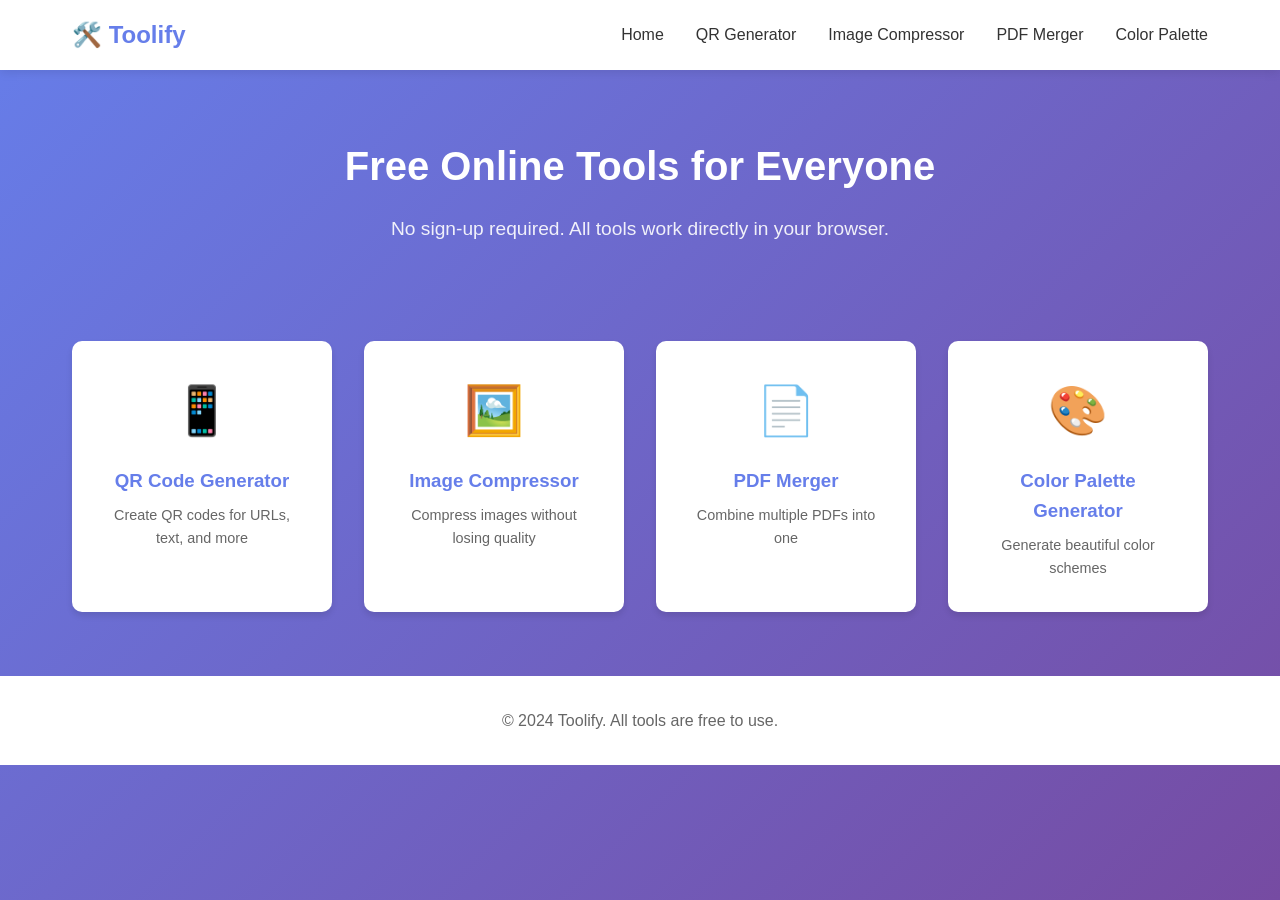
<file: index.html>
<!DOCTYPE html>
<html lang="en">
<head>
    <meta charset="UTF-8">
    <meta name="viewport" content="width=device-width, initial-scale=1.0">
    <title>Toolify - Free Online Tools</title>
    <link rel="stylesheet" href="style.css">
</head>
<body>
    <header>
        <nav>
            <div class="logo">🛠️ Toolify</div>
            <ul>
                <li><a href="index.html">Home</a></li>
                <li><a href="qr-generator.html">QR Generator</a></li>
                <li><a href="image-compressor.html">Image Compressor</a></li>
                <li><a href="pdf-merger.html">PDF Merger</a></li>
                <li><a href="color-palette.html">Color Palette</a></li>
            </ul>
        </nav>
    </header>

    <main>
        <section class="hero">
            <h1>Free Online Tools for Everyone</h1>
            <p>No sign-up required. All tools work directly in your browser.</p>
        </section>

        <section class="tools-grid">
            <a href="qr-generator.html" class="tool-card">
                <div class="tool-icon">📱</div>
                <h3>QR Code Generator</h3>
                <p>Create QR codes for URLs, text, and more</p>
            </a>

            <a href="image-compressor.html" class="tool-card">
                <div class="tool-icon">🖼️</div>
                <h3>Image Compressor</h3>
                <p>Compress images without losing quality</p>
            </a>

            <a href="pdf-merger.html" class="tool-card">
                <div class="tool-icon">📄</div>
                <h3>PDF Merger</h3>
                <p>Combine multiple PDFs into one</p>
            </a>

            <a href="color-palette.html" class="tool-card">
                <div class="tool-icon">🎨</div>
                <h3>Color Palette Generator</h3>
                <p>Generate beautiful color schemes</p>
            </a>
        </section>
    </main>

    <footer>
        <p>&copy; 2024 Toolify. All tools are free to use.</p>
    </footer>
</body>
</html>
</file>
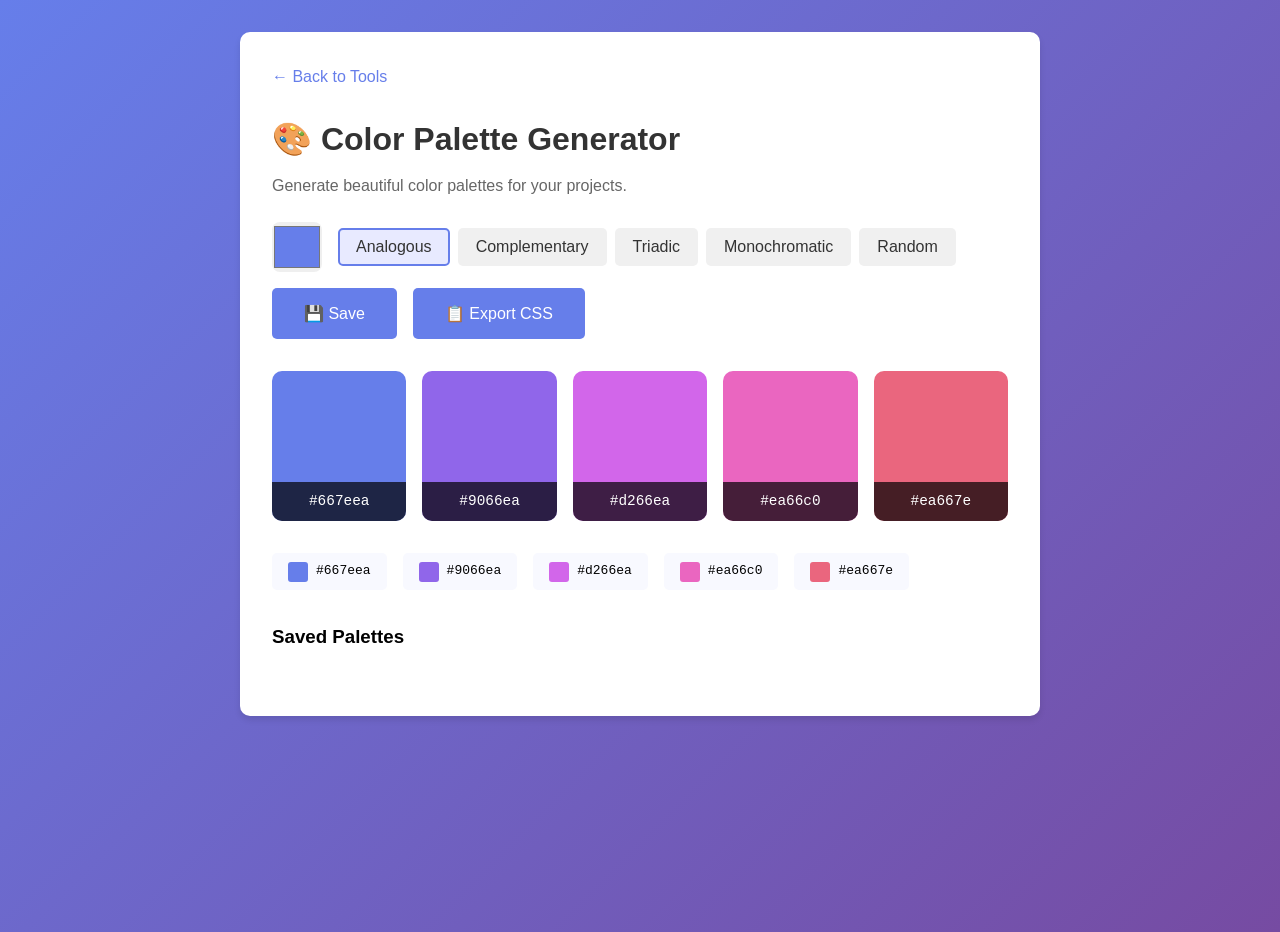
<file: color-palette.html>
<!DOCTYPE html>
<html lang="en">
<head>
    <meta charset="UTF-8">
    <meta name="viewport" content="width=device-width, initial-scale=1.0">
    <title>Color Palette Generator - Toolify</title>
    <link rel="stylesheet" href="style.css">
    <style>
        .palette-display {
            display: grid;
            grid-template-columns: repeat(5, 1fr);
            gap: 1rem;
            margin: 2rem 0;
        }
        .color-box {
            height: 150px;
            border-radius: 10px;
            cursor: pointer;
            position: relative;
            transition: transform 0.3s;
        }
        .color-box:hover {
            transform: translateY(-5px);
        }
        .color-code {
            position: absolute;
            bottom: 0;
            left: 0;
            right: 0;
            background: rgba(0,0,0,0.7);
            color: white;
            padding: 0.5rem;
            text-align: center;
            border-radius: 0 0 10px 10px;
            font-family: monospace;
            font-size: 0.9rem;
        }
        .controls {
            display: flex;
            gap: 1rem;
            align-items: center;
            flex-wrap: wrap;
            margin-bottom: 1.5rem;
        }
        #baseColor {
            width: 50px;
            height: 50px;
            border: none;
            border-radius: 8px;
            cursor: pointer;
        }
        .harmony-btns {
            display: flex;
            gap: 0.5rem;
            flex-wrap: wrap;
        }
        .harmony-btn {
            padding: 0.5rem 1rem;
            background: #f0f0f0;
            color: #333;
            border: 2px solid transparent;
            cursor: pointer;
        }
        .harmony-btn.active {
            border-color: #667eea;
            background: #e8eaff;
        }
        .color-values {
            display: flex;
            gap: 1rem;
            flex-wrap: wrap;
            margin-top: 1rem;
        }
        .color-value-item {
            display: flex;
            align-items: center;
            gap: 0.5rem;
            padding: 0.5rem 1rem;
            background: #f8f9ff;
            border-radius: 5px;
            font-family: monospace;
        }
        .color-swatch {
            width: 20px;
            height: 20px;
            border-radius: 3px;
        }
        .saved-palettes {
            margin-top: 2rem;
            display: grid;
            grid-template-columns: repeat(auto-fill, minmax(180px, 1fr));
            gap: 1rem;
        }
        .mini-palette {
            display: flex;
            height: 40px;
            border-radius: 5px;
            overflow: hidden;
            cursor: pointer;
        }
        .mini-color {
            flex: 1;
        }
    </style>
</head>
<body>
    <div class="tool-container">
        <a href="index.html" class="back-btn">← Back to Tools</a>
        <h1>🎨 Color Palette Generator</h1>
        <p>Generate beautiful color palettes for your projects.</p>
        
        <div class="controls">
            <input type="color" id="baseColor" value="#667eea" onchange="generatePalette()">
            <div class="harmony-btns">
                <button class="harmony-btn active" onclick="setHarmony('analogous', this)">Analogous</button>
                <button class="harmony-btn" onclick="setHarmony('complementary', this)">Complementary</button>
                <button class="harmony-btn" onclick="setHarmony('triadic', this)">Triadic</button>
                <button class="harmony-btn" onclick="setHarmony('monochromatic', this)">Monochromatic</button>
                <button class="harmony-btn" onclick="setHarmony('random', this)">Random</button>
            </div>
            <button onclick="savePalette()">💾 Save</button>
            <button onclick="exportPalette()">📋 Export CSS</button>
        </div>
        
        <div class="palette-display" id="paletteDisplay"></div>
        
        <div class="color-values" id="colorValues"></div>
        
        <h3 style="margin-top: 2rem;">Saved Palettes</h3>
        <div class="saved-palettes" id="savedPalettes"></div>
    </div>

    <script>
        let currentPalette = [];
        let currentHarmony = 'analogous';
        let savedPalettesList = JSON.parse(localStorage.getItem('palettes') || '[]');
        
        function setHarmony(harmony, btn) {
            currentHarmony = harmony;
            document.querySelectorAll('.harmony-btn').forEach(b => b.classList.remove('active'));
            btn.classList.add('active');
            generatePalette();
        }
        
        function generatePalette() {
            const baseColor = document.getElementById('baseColor').value;
            currentPalette = generateColors(baseColor, currentHarmony);
            displayPalette();
        }
        
        function generateColors(hex, type) {
            const hsl = hexToHSL(hex);
            let colors = [];
            
            switch(type) {
                case 'analogous':
                    for (let i = 0; i < 5; i++) {
                        colors.push(hslToHex((hsl.h + i * 30) % 360, hsl.s, hsl.l));
                    }
                    break;
                case 'complementary':
                    colors = [hex, hslToHex(hsl.h, hsl.s, hsl.l - 10), 
                              hslToHex((hsl.h + 180) % 360, hsl.s, hsl.l),
                              hslToHex((hsl.h + 180) % 360, hsl.s - 20, hsl.l + 10),
                              hslToHex(hsl.h, hsl.s - 30, hsl.l + 20)];
                    break;
                case 'triadic':
                    colors = [hex, hslToHex((hsl.h + 120) % 360, hsl.s, hsl.l),
                              hslToHex((hsl.h + 240) % 360, hsl.s, hsl.l),
                              hslToHex(hsl.h, hsl.s - 20, hsl.l + 10),
                              hslToHex(hsl.h, hsl.s + 20, hsl.l - 10)];
                    break;
                case 'monochromatic':
                    for (let i = -2; i <= 2; i++) {
                        colors.push(hslToHex(hsl.h, hsl.s, hsl.l + i * 15));
                    }
                    break;
                case 'random':
                    colors = [hex];
                    for (let i = 0; i < 4; i++) {
                        colors.push('#' + Math.floor(Math.random()*16777215).toString(16).padStart(6, '0'));
                    }
                    break;
                default:
                    colors = [hex, '#000000', '#ffffff', '#cccccc', '#999999'];
            }
            return colors;
        }
        
        function displayPalette() {
            const display = document.getElementById('paletteDisplay');
            const values = document.getElementById('colorValues');
            
            display.innerHTML = '';
            values.innerHTML = '';
            
            currentPalette.forEach(color => {
                const box = document.createElement('div');
                box.className = 'color-box';
                box.style.backgroundColor = color;
                box.innerHTML = `<div class="color-code">${color}</div>`;
                box.onclick = () => {
                    navigator.clipboard.writeText(color);
                    alert('Copied: ' + color);
                };
                display.appendChild(box);
                
                const valueItem = document.createElement('div');
                valueItem.className = 'color-value-item';
                valueItem.innerHTML = `
                    <div class="color-swatch" style="background:${color}"></div>
                    <span>${color}</span>
                `;
                values.appendChild(valueItem);
            });
        }
        
        function savePalette() {
            savedPalettesList.unshift([...currentPalette]);
            if (savedPalettesList.length > 12) savedPalettesList.pop();
            localStorage.setItem('palettes', JSON.stringify(savedPalettesList));
            displaySavedPalettes();
        }
        
        function displaySavedPalettes() {
            const container = document.getElementById('savedPalettes');
            container.innerHTML = '';
            
            savedPalettesList.forEach((palette, index) => {
                const mini = document.createElement('div');
                mini.className = 'mini-palette';
                mini.onclick = () => {
                    currentPalette = [...palette];
                    document.getElementById('baseColor').value = palette[0];
                    displayPalette();
                };
                
                palette.forEach(color => {
                    const swatch = document.createElement('div');
                    swatch.className = 'mini-color';
                    swatch.style.backgroundColor = color;
                    mini.appendChild(swatch);
                });
                
                container.appendChild(mini);
            });
        }
        
        function exportPalette() {
            let css = ':root {\n';
            currentPalette.forEach((color, i) => {
                css += `  --color-${i + 1}: ${color};\n`;
            });
            css += '}';
            
            const blob = new Blob([css], { type: 'text/css' });
            const url = URL.createObjectURL(blob);
            const a = document.createElement('a');
            a.href = url;
            a.download = 'palette.css';
            a.click();
        }
        
        function hexToHSL(hex) {
            let r = parseInt(hex.slice(1,3), 16) / 255;
            let g = parseInt(hex.slice(3,5), 16) / 255;
            let b = parseInt(hex.slice(5,7), 16) / 255;
            let max = Math.max(r, g, b), min = Math.min(r, g, b);
            let h, s, l = (max + min) / 2;
            if (max === min) h = s = 0;
            else {
                let d = max - min;
                s = l > 0.5 ? d / (2 - max - min) : d / (max + min);
                switch(max) {
                    case r: h = (g - b) / d + (g < b ? 6 : 0); break;
                    case g: h = (b - r) / d + 2; break;
                    case b: h = (r - g) / d + 4; break;
                }
                h /= 6;
            }
            return { h: h * 360, s: s * 100, l: l * 100 };
        }
        
        function hslToHex(h, s, l) {
            s /= 100; l /= 100;
            let c = (1 - Math.abs(2 * l - 1)) * s;
            let x = c * (1 - Math.abs((h / 60) % 2 - 1));
            let m = l - c / 2;
            let r, g, b;
            if (h < 60) { r = c; g = x; b = 0; }
            else if (h < 120) { r = x; g = c; b = 0; }
            else if (h < 180) { r = 0; g = c; b = x; }
            else if (h < 240) { r = 0; g = x; b = c; }
            else if (h < 300) { r = x; g = 0; b = c; }
            else { r = c; g = 0; b = x; }
            r = Math.round((r + m) * 255);
            g = Math.round((g + m) * 255);
            b = Math.round((b + m) * 255);
            return '#' + [r, g, b].map(x => x.toString(16).padStart(2, '0')).join('');
        }
        
        // Initialize
        generatePalette();
        displaySavedPalettes();
    </script>
</body>
</html>
</file>
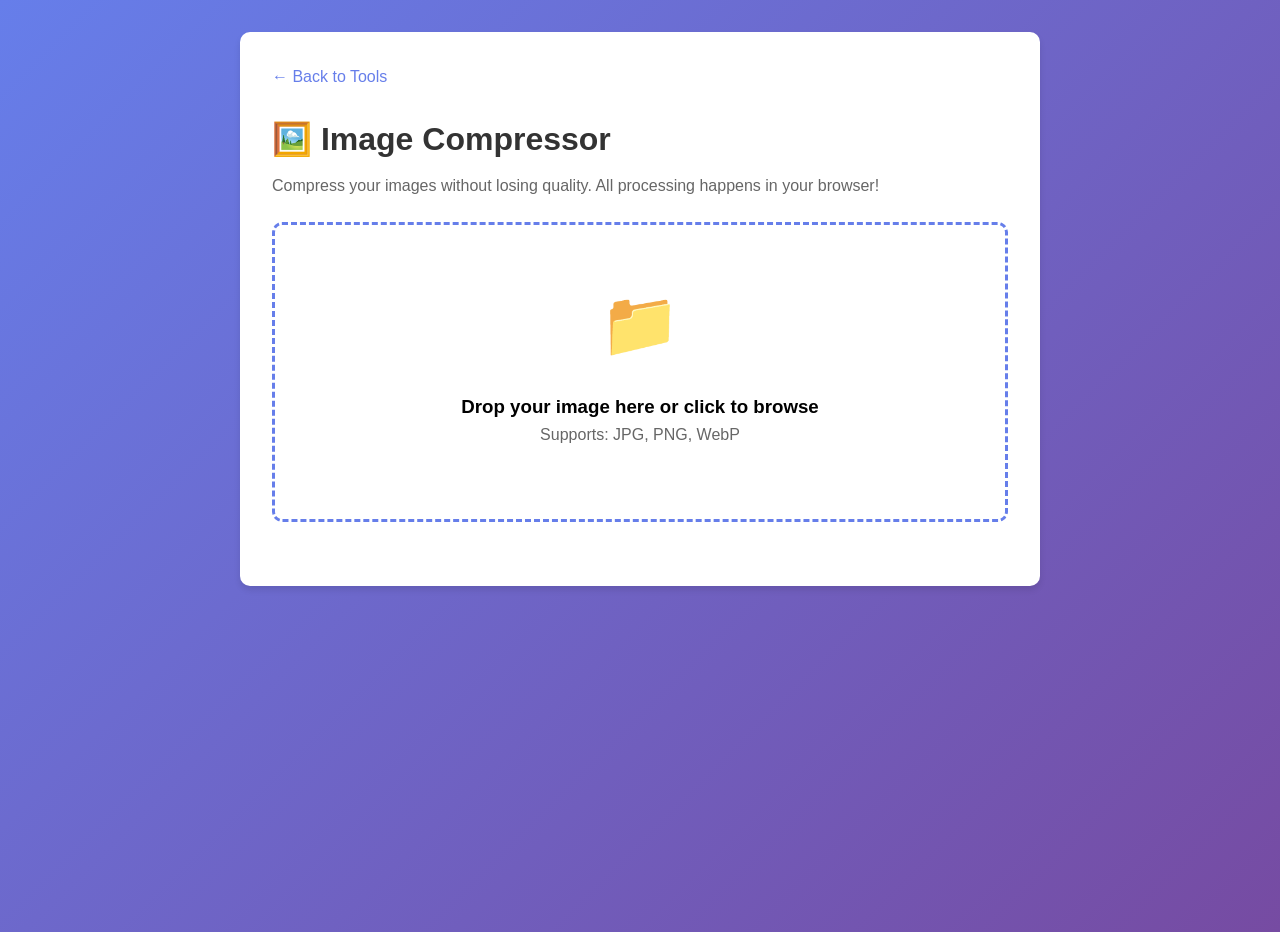
<file: image-compressor.html>
<!DOCTYPE html>
<html lang="en">
<head>
    <meta charset="UTF-8">
    <meta name="viewport" content="width=device-width, initial-scale=1.0">
    <title>Image Compressor - Toolify</title>
    <link rel="stylesheet" href="style.css">
    <style>
        .upload-area {
            border: 3px dashed #667eea;
            border-radius: 10px;
            padding: 3rem;
            text-align: center;
            cursor: pointer;
            transition: background 0.3s;
            margin-bottom: 2rem;
        }
        .upload-area:hover {
            background: #f8f9ff;
        }
        .upload-icon {
            font-size: 4rem;
            margin-bottom: 1rem;
        }
        #fileInput {
            display: none;
        }
        .preview-section {
            display: none;
            margin-top: 2rem;
        }
        .preview-section img {
            max-width: 100%;
            max-height: 300px;
            border-radius: 5px;
        }
        .controls {
            margin: 1.5rem 0;
        }
        .controls label {
            display: block;
            margin-bottom: 0.5rem;
            font-weight: 500;
        }
        .controls input[type="range"] {
            width: 100%;
        }
        .info {
            display: flex;
            justify-content: space-between;
            background: #f8f9ff;
            padding: 1rem;
            border-radius: 5px;
            margin: 1rem 0;
        }
        .success-msg {
            background: #4CAF50;
            color: white;
            padding: 1rem;
            border-radius: 5px;
            margin: 1rem 0;
            display: none;
        }
    </style>
</head>
<body>
    <div class="tool-container">
        <a href="index.html" class="back-btn">← Back to Tools</a>
        <h1>🖼️ Image Compressor</h1>
        <p>Compress your images without losing quality. All processing happens in your browser!</p>
        
        <div class="upload-area" id="uploadArea">
            <div class="upload-icon">📁</div>
            <h3>Drop your image here or click to browse</h3>
            <p>Supports: JPG, PNG, WebP</p>
        </div>
        
        <input type="file" id="fileInput" accept="image/*">
        
        <div class="preview-section" id="previewSection">
            <h3>Original Image:</h3>
            <img id="originalImage">
            
            <div class="controls">
                <label>Quality: <span id="qualityValue">80</span>%</label>
                <input type="range" id="qualityRange" min="1" max="100" value="80" oninput="updateQuality()">
            </div>
            
            <div class="info">
                <span>Original: <strong id="originalSize">0 KB</strong></span>
                <span>Compressed: <strong id="compressedSize">0 KB</strong></span>
                <span>Saved: <strong id="savedPercent">0%</strong></span>
            </div>
            
            <button onclick="compressImage()">Compress Image</button>
            <button id="downloadBtn" onclick="downloadImage()" disabled>Download Compressed</button>
            
            <div class="success-msg" id="successMsg">✅ Image compressed successfully!</div>
            
            <h3 style="margin-top: 2rem;">Compressed Preview:</h3>
            <img id="compressedPreview">
        </div>
    </div>

    <script>
        let originalFile = null;
        let compressedBlob = null;
        
        const uploadArea = document.getElementById('uploadArea');
        const fileInput = document.getElementById('fileInput');
        
        uploadArea.addEventListener('click', () => fileInput.click());
        
        uploadArea.addEventListener('dragover', (e) => {
            e.preventDefault();
            uploadArea.style.background = '#e8eaff';
        });
        
        uploadArea.addEventListener('dragleave', () => {
            uploadArea.style.background = '';
        });
        
        uploadArea.addEventListener('drop', (e) => {
            e.preventDefault();
            uploadArea.style.background = '';
            const file = e.dataTransfer.files[0];
            if (file) handleFile(file);
        });
        
        fileInput.addEventListener('change', (e) => {
            const file = e.target.files[0];
            if (file) handleFile(file);
        });
        
        function handleFile(file) {
            if (!file.type.startsWith('image/')) {
                alert('Please select an image file');
                return;
            }
            
            originalFile = file;
            document.getElementById('originalSize').textContent = formatSize(file.size);
            
            const reader = new FileReader();
            reader.onload = (e) => {
                document.getElementById('originalImage').src = e.target.result;
                document.getElementById('previewSection').style.display = 'block';
                compressImage();
            };
            reader.readAsDataURL(file);
        }
        
        function updateQuality() {
            document.getElementById('qualityValue').textContent = document.getElementById('qualityRange').value;
        }
        
        function compressImage() {
            if (!originalFile) return;
            
            const quality = document.getElementById('qualityRange').value / 100;
            const reader = new FileReader();
            
            reader.onload = (e) => {
                const img = new Image();
                img.onload = () => {
                    const canvas = document.createElement('canvas');
                    canvas.width = img.width;
                    canvas.height = img.height;
                    
                    const ctx = canvas.getContext('2d');
                    ctx.drawImage(img, 0, 0);
                    
                    canvas.toBlob((blob) => {
                        compressedBlob = blob;
                        document.getElementById('compressedPreview').src = URL.createObjectURL(blob);
                        document.getElementById('compressedSize').textContent = formatSize(blob.size);
                        
                        const saved = ((originalFile.size - blob.size) / originalFile.size * 100).toFixed(1);
                        document.getElementById('savedPercent').textContent = saved + '%';
                        
                        document.getElementById('downloadBtn').disabled = false;
                        
                        const msg = document.getElementById('successMsg');
                        msg.style.display = 'block';
                        setTimeout(() => msg.style.display = 'none', 3000);
                    }, originalFile.type, quality);
                };
                img.src = e.target.result;
            };
            reader.readAsDataURL(originalFile);
        }
        
        function downloadImage() {
            if (!compressedBlob) return;
            const url = URL.createObjectURL(compressedBlob);
            const a = document.createElement('a');
            a.href = url;
            a.download = 'compressed_' + originalFile.name;
            a.click();
        }
        
        function formatSize(bytes) {
            if (bytes === 0) return '0 Bytes';
            const k = 1024;
            const sizes = ['Bytes', 'KB', 'MB', 'GB'];
            const i = Math.floor(Math.log(bytes) / Math.log(k));
            return parseFloat((bytes / Math.pow(k, i)).toFixed(2)) + ' ' + sizes[i];
        }
    </script>
</body>
</html>
</file>
<file: style.css>
* {
    margin: 0;
    padding: 0;
    box-sizing: border-box;
}

body {
    font-family: 'Segoe UI', Tahoma, Geneva, Verdana, sans-serif;
    line-height: 1.6;
    background: linear-gradient(135deg, #667eea 0%, #764ba2 100%);
    min-height: 100vh;
}

header {
    background: white;
    box-shadow: 0 2px 10px rgba(0,0,0,0.1);
}

nav {
    max-width: 1200px;
    margin: 0 auto;
    padding: 1rem 2rem;
    display: flex;
    justify-content: space-between;
    align-items: center;
}

.logo {
    font-size: 1.5rem;
    font-weight: bold;
    color: #667eea;
}

nav ul {
    display: flex;
    list-style: none;
    gap: 2rem;
    flex-wrap: wrap;
}

nav a {
    text-decoration: none;
    color: #333;
    font-weight: 500;
}

nav a:hover {
    color: #667eea;
}

.hero {
    text-align: center;
    padding: 4rem 2rem;
    color: white;
}

.hero h1 {
    font-size: 2.5rem;
    margin-bottom: 1rem;
}

.hero p {
    font-size: 1.2rem;
    opacity: 0.9;
}

.tools-grid {
    max-width: 1200px;
    margin: 0 auto;
    padding: 2rem;
    display: grid;
    grid-template-columns: repeat(auto-fit, minmax(250px, 1fr));
    gap: 2rem;
}

.tool-card {
    background: white;
    padding: 2rem;
    border-radius: 10px;
    text-align: center;
    text-decoration: none;
    color: #333;
    transition: transform 0.3s, box-shadow 0.3s;
    box-shadow: 0 4px 6px rgba(0,0,0,0.1);
    cursor: pointer;
}

.tool-card:hover {
    transform: translateY(-5px);
    box-shadow: 0 8px 15px rgba(0,0,0,0.2);
}

.tool-icon {
    font-size: 3rem;
    margin-bottom: 1rem;
}

.tool-card h3 {
    margin-bottom: 0.5rem;
    color: #667eea;
}

.tool-card p {
    color: #666;
    font-size: 0.9rem;
}

footer {
    text-align: center;
    padding: 2rem;
    background: white;
    color: #666;
    margin-top: 2rem;
}

/* Tool Pages Common Styles */
.tool-container {
    max-width: 800px;
    margin: 2rem auto;
    padding: 2rem;
    background: white;
    border-radius: 10px;
    box-shadow: 0 4px 6px rgba(0,0,0,0.1);
}

.back-btn {
    display: inline-block;
    margin-bottom: 1.5rem;
    color: #667eea;
    text-decoration: none;
    font-weight: 500;
}

.back-btn:hover {
    color: #764ba2;
    text-decoration: underline;
}

.tool-container h1 {
    color: #333;
    margin-bottom: 0.5rem;
}

.tool-container p {
    color: #666;
    margin-bottom: 1.5rem;
}

button {
    background: #667eea;
    color: white;
    border: none;
    padding: 1rem 2rem;
    border-radius: 5px;
    cursor: pointer;
    font-size: 1rem;
    transition: background 0.3s;
}

button:hover {
    background: #764ba2;
}

textarea, input[type="text"], input[type="url"] {
    width: 100%;
    padding: 1rem;
    border: 2px solid #ddd;
    border-radius: 5px;
    font-size: 1rem;
    font-family: inherit;
}

textarea:focus, input:focus {
    outline: none;
    border-color: #667eea;
}

.ad-banner {
    margin: 2rem 0;
    padding: 1rem;
    background: #f0f0f0;
    text-align: center;
    border-radius: 5px;
    color: #999;
}
</file>
